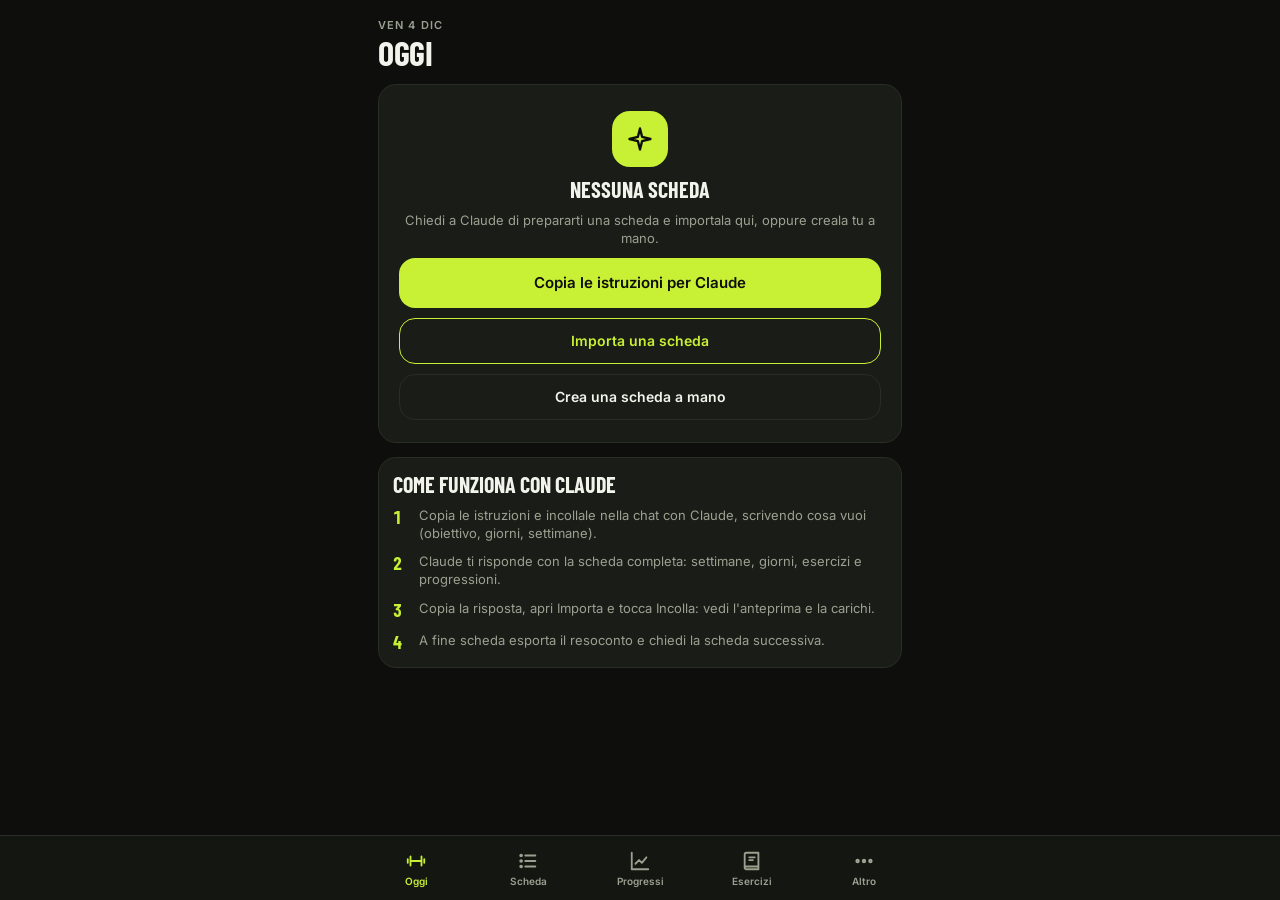
<file: index.html>
<!doctype html>
<html lang="it" data-theme="A">
<head>
<meta charset="utf-8">
<meta name="viewport" content="width=device-width, initial-scale=1, viewport-fit=cover, maximum-scale=1, user-scalable=no">
<title>Forge</title>
<meta name="description" content="Schede di allenamento con progressioni, offline e senza account.">
<meta name="theme-color" content="#0E0F0C">
<meta name="apple-mobile-web-app-capable" content="yes">
<meta name="mobile-web-app-capable" content="yes">
<meta name="apple-mobile-web-app-status-bar-style" content="black-translucent">
<meta name="apple-mobile-web-app-title" content="Forge">
<meta name="format-detection" content="telephone=no">
<link rel="manifest" href="manifest.webmanifest">
<link rel="icon" href="icon-192.png">
<link rel="apple-touch-icon" href="apple-touch-icon.png">
<link rel="stylesheet" href="style.css?v=5">
</head>
<body>
<div id="app"></div>
<noscript>Per usare Forge attiva JavaScript.</noscript>
<script src="logic.js?v=5"></script>
<script src="ui.js?v=5"></script>
<script src="screens.js?v=5"></script>
</body>
</html>
</file>
<file: style.css>
/* Forge Web — stile. I 4 temi sono gli stessi della versione Android. */
@font-face { font-family: 'Barlow Condensed'; src: url('fonts/barlow_cond_bold.ttf') format('truetype'); font-weight: 700; font-display: swap; }
@font-face { font-family: 'Inter'; src: url('fonts/inter_regular.ttf') format('truetype'); font-weight: 400; font-display: swap; }
@font-face { font-family: 'Inter'; src: url('fonts/inter_semibold.ttf') format('truetype'); font-weight: 600 700; font-display: swap; }
@font-face { font-family: 'Space Grotesk'; src: url('fonts/spacegrotesk_medium.ttf') format('truetype'); font-weight: 400 500; font-display: swap; }
@font-face { font-family: 'Space Grotesk'; src: url('fonts/spacegrotesk_bold.ttf') format('truetype'); font-weight: 600 800; font-display: swap; }
@font-face { font-family: 'IBM Plex Sans'; src: url('fonts/plexsans_regular.ttf') format('truetype'); font-weight: 400 500; font-display: swap; }
@font-face { font-family: 'IBM Plex Sans'; src: url('fonts/plexsans_semibold.ttf') format('truetype'); font-weight: 600; font-display: swap; }
@font-face { font-family: 'IBM Plex Sans'; src: url('fonts/plexsans_bold.ttf') format('truetype'); font-weight: 700 800; font-display: swap; }
@font-face { font-family: 'IBM Plex Mono'; src: url('fonts/plexmono_bold.ttf') format('truetype'); font-weight: 700; font-display: swap; }
@font-face { font-family: 'Jakarta'; src: url('fonts/jakarta_medium.ttf') format('truetype'); font-weight: 400 500; font-display: swap; }
@font-face { font-family: 'Jakarta'; src: url('fonts/jakarta_bold.ttf') format('truetype'); font-weight: 600 700; font-display: swap; }
@font-face { font-family: 'Jakarta'; src: url('fonts/jakarta_extrabold.ttf') format('truetype'); font-weight: 800 900; font-display: swap; }

:root, [data-theme="A"] {
  --bg: #0E0F0C; --surface: #1A1C17; --surface2: #262920; --line: #2A2D25; --text: #F2F4EC; --muted: #9BA191; --faint: #5A5F50;
  --accent: #C8F135; --accentText: #C8F135; --onAccent: #0E0F0C; --primary: #C8F135; --onPrimary: #0E0F0C;
  --good: #C8F135; --goodBg: #22261A; --goodText: #DCE6BE; --warn: #FFB547; --warnBg: #2B2416; --record: #C8F135; --recordBg: #22261A;
  --radius: 18px; --btnRadius: 16px; --navBg: #141611; --cardLine: #2A2D25; --inputBg: #0E0F0C;
  --head: 'Barlow Condensed', 'Arial Narrow', sans-serif; --body: 'Inter', -apple-system, system-ui, sans-serif; --num: 'Barlow Condensed', sans-serif;
  --headTransform: uppercase; --h1: 34px; --h2: 22px; --headWeight: 700;
}
[data-theme="B"] {
  --bg: #FBFAF7; --surface: #F1EEE7; --surface2: #E9E5DC; --line: #E3DFD6; --text: #111111; --muted: #6B675E; --faint: #9A958A;
  --accent: #FF4F1F; --accentText: #C2410C; --onAccent: #111111; --primary: #111111; --onPrimary: #FFFFFF;
  --good: #15803D; --goodBg: #E3F1E6; --goodText: #15803D; --warn: #C2410C; --warnBg: #FDE7DC; --record: #C2410C; --recordBg: #FDE7DC;
  --radius: 22px; --btnRadius: 999px; --navBg: #FBFAF7; --cardLine: transparent; --inputBg: #FFFFFF;
  --head: 'Space Grotesk', system-ui, sans-serif; --body: 'Space Grotesk', system-ui, sans-serif; --num: 'Space Grotesk', sans-serif;
  --headTransform: none; --h1: 30px; --h2: 18px; --headWeight: 700;
}
[data-theme="C"] {
  --bg: #0B1220; --surface: #121B2E; --surface2: #1A2540; --line: #1F2A44; --text: #E6ECF7; --muted: #8A97B2; --faint: #5D6A87;
  --accent: #4C8DFF; --accentText: #7AABFF; --onAccent: #05080F; --primary: #4C8DFF; --onPrimary: #05080F;
  --good: #7AABFF; --goodBg: #16233F; --goodText: #B8C6E3; --warn: #FFB547; --warnBg: #2A2312; --record: #FFB547; --recordBg: #1A1912;
  --radius: 12px; --btnRadius: 12px; --navBg: #0E1626; --cardLine: #1F2A44; --inputBg: #0B1220;
  --head: 'IBM Plex Sans', system-ui, sans-serif; --body: 'IBM Plex Sans', system-ui, sans-serif; --num: 'IBM Plex Mono', ui-monospace, monospace;
  --headTransform: none; --h1: 26px; --h2: 18px; --headWeight: 700;
}
[data-theme="D"] {
  --bg: #F3F1EC; --surface: #FFFFFF; --surface2: #EEF0FF; --line: #E6E1D7; --text: #1C1B22; --muted: #66626F; --faint: #A9A5B5;
  --accent: #4338CA; --accentText: #3730A3; --onAccent: #FFFFFF; --primary: #4338CA; --onPrimary: #FFFFFF;
  --good: #166534; --goodBg: #DCF2E4; --goodText: #166534; --warn: #9A3412; --warnBg: #FDE7D9; --record: #92400E; --recordBg: #FEF3C7;
  --radius: 24px; --btnRadius: 18px; --navBg: #1C1B22; --cardLine: transparent; --inputBg: #F3F1EC;
  --head: 'Jakarta', system-ui, sans-serif; --body: 'Jakarta', system-ui, sans-serif; --num: 'Jakarta', sans-serif;
  --headTransform: none; --h1: 28px; --h2: 18px; --headWeight: 800;
}

* { box-sizing: border-box; -webkit-tap-highlight-color: transparent; }
html, body { margin: 0; padding: 0; background: var(--bg); color: var(--text); font-family: var(--body); font-size: 15px; -webkit-text-size-adjust: 100%; }
body { min-height: 100vh; min-height: 100dvh; overscroll-behavior-y: none; }
button { font: inherit; color: inherit; border: 0; background: none; cursor: pointer; padding: 0; }
input, textarea, select { font: inherit; color: var(--text); }
#app { max-width: 560px; margin: 0 auto; min-height: 100vh; min-height: 100dvh; position: relative; }

/* pagina */
.page { padding: calc(18px + env(safe-area-inset-top)) 18px calc(100px + env(safe-area-inset-bottom)); display: flex; flex-direction: column; gap: 14px; }
[data-theme="D"] .page { padding-bottom: calc(120px + env(safe-area-inset-bottom)); }
.head { display: flex; align-items: center; gap: 10px; }
.titles { flex: 1; min-width: 0; display: flex; flex-direction: column; gap: 4px; }
.h1 { font-family: var(--head); font-weight: var(--headWeight); font-size: var(--h1); line-height: 1; text-transform: var(--headTransform); letter-spacing: -0.01em; margin: 0; overflow-wrap: anywhere; }
.h2 { font-family: var(--head); font-weight: var(--headWeight); font-size: var(--h2); line-height: 1.1; text-transform: var(--headTransform); margin: 0; }
[data-theme="B"] .h2, [data-theme="C"] .h2, [data-theme="D"] .h2 { font-family: var(--body); font-weight: 700; }
.over { font-size: 11px; font-weight: 600; letter-spacing: .1em; text-transform: uppercase; color: var(--muted); }
.small { font-size: 13px; color: var(--muted); line-height: 1.4; }
.tiny { font-size: 12px; color: var(--muted); line-height: 1.35; }
.faint { color: var(--faint); }
.bold { font-weight: 600; }
.num { font-family: var(--num); font-weight: 700; font-variant-numeric: tabular-nums; }
.accent { color: var(--accentText); }
.center { text-align: center; }
.row { display: flex; align-items: center; gap: 10px; }
.row.top { align-items: flex-start; }
.col { display: flex; flex-direction: column; gap: 8px; }
.grow { flex: 1; min-width: 0; }
.grid2 { display: grid; grid-template-columns: repeat(2, minmax(0, 1fr)); gap: 10px; }
.hscroll { display: flex; gap: 6px; overflow-x: auto; scrollbar-width: none; -webkit-overflow-scrolling: touch; padding-bottom: 2px; }
.hscroll::-webkit-scrollbar { display: none; }

.card { background: var(--surface); border: 1px solid var(--cardLine); border-radius: var(--radius); padding: 14px; display: flex; flex-direction: column; gap: 10px; }
.card.accentcard { background: var(--accent); color: var(--onAccent); border-color: transparent; }
.card.flat { padding: 0; overflow: hidden; gap: 0; }
.tap { cursor: pointer; transition: transform .08s, opacity .08s; }
.tap:active { transform: scale(.985); opacity: .85; }

/* pulsanti */
.btn { min-height: 50px; padding: 10px 16px; border-radius: var(--btnRadius); font-weight: 700; font-size: 15px; display: flex; align-items: center; justify-content: center; gap: 8px; width: 100%; text-align: center; transition: transform .08s, opacity .08s; }
.btn:active { transform: scale(.98); opacity: .85; }
.btn.primary { background: var(--primary); color: var(--onPrimary); }
.btn.secondary { background: var(--surface); color: var(--text); border: 1px solid var(--line); min-height: 46px; font-size: 14px; }
[data-theme="D"] .btn.secondary { border-color: transparent; }
.btn.outline { background: var(--surface); color: var(--accentText); border: 1px solid var(--accent); min-height: 46px; font-size: 14px; }
.btn.ghost { background: transparent; color: var(--muted); min-height: 40px; font-size: 14px; }
.btn.warn { background: var(--warn); color: #fff; }
.btn svg { width: 18px; height: 18px; flex: none; }
.ibtn { width: 44px; height: 44px; flex: none; border-radius: 14px; background: var(--surface); border: 1px solid var(--line); display: flex; align-items: center; justify-content: center; color: var(--text); }
[data-theme="D"] .ibtn { border-color: transparent; }
.ibtn.alt { background: var(--surface2); border-color: transparent; }
.ibtn.acc { background: var(--accent); color: var(--onAccent); border-color: transparent; }
.ibtn svg { width: 20px; height: 20px; }
.ibtn:active { opacity: .7; }

.chip { flex: none; padding: 7px 12px; min-height: 36px; border-radius: 999px; background: var(--surface2); color: var(--text); font-size: 13px; font-weight: 600; display: inline-flex; align-items: center; justify-content: center; white-space: nowrap; }
[data-theme="B"] .chip { background: var(--bg); border: 1px solid var(--text); }
.chip.on { background: var(--accent); color: var(--onAccent); border-color: transparent; }
.tag { flex: none; padding: 5px 10px; border-radius: 999px; background: var(--surface2); font-size: 12px; font-weight: 600; white-space: nowrap; }
[data-theme="B"] .tag { background: var(--bg); border: 1px solid var(--text); }
.tag.warn { background: var(--warnBg); color: var(--warn); border: 0; }
.tag.acc { background: var(--accent); color: var(--onAccent); border: 0; }
.tag.good { background: var(--goodBg); color: var(--good); border: 0; }

.progress { height: 8px; border-radius: 99px; background: var(--surface2); overflow: hidden; flex: 1; }
.progress > div { height: 100%; background: var(--accent); border-radius: 99px; }

/* elenchi */
.item { display: flex; align-items: center; gap: 12px; padding: 12px 14px; min-height: 60px; background: var(--surface); border: 1px solid var(--cardLine); border-radius: var(--radius); }
.item .ic { width: 40px; height: 40px; border-radius: 12px; background: var(--surface2); display: flex; align-items: center; justify-content: center; color: var(--accentText); flex: none; }
.item .ic svg { width: 20px; height: 20px; }
.item.sel { border-color: var(--accent); }
.chev { width: 18px; height: 18px; color: var(--muted); flex: none; }
.bignum { font-family: var(--num); font-weight: 700; font-size: 22px; min-width: 22px; color: var(--muted); }

/* campi */
.input, .area { width: 100%; padding: 10px 12px; min-height: 48px; border-radius: 12px; border: 1px solid var(--line); background: var(--inputBg); font-size: 16px; outline: none; }
.area { min-height: 120px; resize: vertical; font-size: 14px; line-height: 1.4; }
.input:focus, .area:focus { border-color: var(--accent); }
.field { display: flex; flex-direction: column; gap: 5px; }

/* barra in basso */
.nav { position: fixed; left: 0; right: 0; bottom: 0; z-index: 20; background: var(--navBg); border-top: 1px solid var(--line); padding-bottom: env(safe-area-inset-bottom); }
.nav-in { max-width: 560px; margin: 0 auto; display: flex; height: 64px; }
.nav button { flex: 1; display: flex; flex-direction: column; align-items: center; justify-content: center; gap: 3px; color: var(--muted); font-size: 10px; font-weight: 600; }
.nav button svg { width: 22px; height: 22px; }
.nav button.on { color: var(--accentText); }
[data-theme="B"] .nav button { font-size: 12px; justify-content: flex-start; padding-top: 0; }
[data-theme="B"] .nav button svg { display: none; }
[data-theme="B"] .nav button::before { content: ''; display: block; width: 36px; height: 3px; background: transparent; margin-bottom: 16px; }
[data-theme="B"] .nav button.on { color: var(--text); }
[data-theme="B"] .nav button.on::before { background: var(--accent); }
[data-theme="D"] .nav { left: 16px; right: 16px; bottom: calc(16px + env(safe-area-inset-bottom)); border-radius: 24px; border: 0; padding-bottom: 0; box-shadow: 0 8px 24px rgba(0,0,0,.2); max-width: 528px; margin: 0 auto; }
[data-theme="D"] .nav button span { display: none; }
[data-theme="D"] .nav button svg { width: 22px; height: 22px; padding: 13px; box-sizing: content-box; border-radius: 16px; color: #A9A5B5; }
[data-theme="D"] .nav button.on svg { background: var(--accent); color: #fff; }

/* allenamento */
.timer { border-radius: var(--radius); padding: 12px 12px 12px 14px; display: flex; align-items: center; gap: 14px; background: var(--accent); color: var(--onAccent); }
[data-theme="B"] .timer { background: var(--text); color: #fff; }
[data-theme="D"] .timer { background: var(--surface); color: var(--text); }
.timer .tt { font-family: var(--num); font-weight: 700; font-size: 40px; line-height: 1; }
.timer .tb { min-width: 48px; min-height: 44px; border-radius: 12px; font-weight: 700; font-size: 13px; background: rgba(0,0,0,.12); color: inherit; padding: 0 8px; }
.timer .tb.skip { background: var(--onAccent); color: var(--accent); }
[data-theme="B"] .timer .tb { background: #333; }
[data-theme="B"] .timer .tb.skip { background: var(--accent); color: #111; }
[data-theme="D"] .timer .tb { background: var(--bg); }
[data-theme="D"] .timer .tb.skip { background: var(--text); color: #fff; }
.timer.done { animation: flash .6s ease-in-out 3; }
@keyframes flash { 50% { filter: brightness(1.4); } }
.setrow { display: flex; align-items: center; gap: 8px; padding: 6px 6px 6px 8px; min-height: 48px; border-radius: 12px; }
.setrow.cur { background: var(--surface2); outline: 1.5px solid var(--accent); }
.setrow .n { font-family: var(--num); font-weight: 700; font-size: 17px; min-width: 24px; }
.check { width: 44px; height: 44px; flex: none; display: flex; align-items: center; justify-content: center; }
.check i { width: 22px; height: 22px; border-radius: 6px; border: 2px solid var(--faint); display: block; }
.check.cur i { border-color: var(--accent); }
.check svg { width: 22px; height: 22px; color: var(--accentText); }
.sug { display: flex; gap: 8px; align-items: center; padding: 9px 10px; border-radius: 12px; background: var(--goodBg); color: var(--goodText); font-size: 12px; line-height: 1.35; }
.sug svg { width: 18px; height: 18px; color: var(--good); flex: none; }
.notebox { padding: 8px 10px; border-radius: 12px; background: var(--surface2); font-size: 12px; line-height: 1.4; }

/* modali */
.modal-bg { position: fixed; inset: 0; z-index: 50; background: rgba(0,0,0,.5); display: flex; align-items: flex-end; justify-content: center; animation: fade .15s; }
@keyframes fade { from { opacity: 0; } }
.modal { width: 100%; max-width: 560px; max-height: 88vh; overflow-y: auto; background: var(--bg); border-radius: 22px 22px 0 0; padding: 18px 18px calc(18px + env(safe-area-inset-bottom)); display: flex; flex-direction: column; gap: 12px; animation: up .18s ease-out; }
@keyframes up { from { transform: translateY(30px); opacity: .5; } }
.modal .mt { font-family: var(--body); font-weight: 700; font-size: 18px; }
.modal .acts { display: flex; gap: 8px; margin-top: 4px; }
.modal .opt { text-align: left; padding: 14px; border-radius: 14px; background: var(--surface); font-weight: 600; width: 100%; }
.toast { position: fixed; left: 50%; bottom: calc(90px + env(safe-area-inset-bottom)); transform: translateX(-50%); z-index: 60; background: var(--text); color: var(--bg); padding: 10px 16px; border-radius: 14px; font-size: 14px; font-weight: 600; max-width: 90vw; text-align: center; animation: fade .2s; }

/* tabelle */
.tr { display: grid; grid-template-columns: 0.8fr 2fr 0.9fr 1.1fr; gap: 6px; padding: 9px 14px; align-items: center; border-top: 1px solid var(--line); font-size: 14px; }
.tr.h { font-size: 10px; font-weight: 700; letter-spacing: .06em; text-transform: uppercase; color: var(--muted); border-top: 0; }
.tr.hl { background: var(--goodBg); }
.tr.tap.hl { background: var(--surface2); }
.titles .over { white-space: nowrap; overflow: hidden; text-overflow: ellipsis; }
.head.acts2 .h1 { font-size: calc(var(--h1) * .8); }
.tr .r { text-align: right; }

/* calendario */
.cal { display: grid; grid-template-columns: repeat(7, minmax(0, 1fr)); gap: 4px; text-align: center; }
.cal .dw { font-size: 11px; font-weight: 700; color: var(--muted); padding-bottom: 4px; }
.cal .d { aspect-ratio: 1; display: flex; align-items: center; justify-content: center; border-radius: 50%; font-size: 12px; }
.cal .d.on { background: var(--accent); color: var(--onAccent); font-weight: 700; }
.cal .d.today { outline: 1.5px solid var(--accentText); }
.cal .d.fut { color: var(--faint); }

.seg { display: flex; gap: 4px; padding: 4px; border-radius: 14px; background: var(--surface); }
[data-theme="B"] .seg { background: var(--bg); border: 1px solid var(--line); }
.seg button { flex: 1; min-height: 40px; border-radius: 10px; color: var(--muted); font-size: 13px; white-space: nowrap; overflow: hidden; text-overflow: ellipsis; padding: 0 6px; }
.seg button.on { background: var(--accent); color: var(--onAccent); font-weight: 700; }

.empty { align-items: center; text-align: center; padding: 26px 20px 22px; }
.empty .eic { width: 56px; height: 56px; border-radius: 18px; background: var(--accent); color: var(--onAccent); display: flex; align-items: center; justify-content: center; }
.empty .eic svg { width: 28px; height: 28px; }
.wchip { flex: 1; min-width: 46px; min-height: 56px; border-radius: 12px; display: flex; flex-direction: column; align-items: center; justify-content: center; gap: 2px; border: 1px solid var(--line); }
.wchip.sel { background: var(--accent); color: var(--onAccent); border-color: transparent; }
.wchip.done { background: var(--surface2); color: var(--muted); border-color: transparent; }
.wchip.deload { border-style: dashed; border-color: var(--faint); }
.wchip .s { font-size: 9px; font-weight: 700; }
.wchip svg { width: 12px; height: 12px; }
.switch { width: 52px; height: 30px; border-radius: 99px; background: var(--surface2); border: 1px solid var(--line); position: relative; flex: none; }
.switch::after { content: ''; position: absolute; top: 3px; left: 4px; width: 22px; height: 22px; border-radius: 50%; background: var(--muted); transition: left .15s; }
.switch.on { background: var(--accent); border-color: transparent; }
.switch.on::after { left: 25px; background: var(--onAccent); }
.theme-card { padding: 8px 8px 10px; border-radius: var(--radius); background: var(--surface); border: 1px solid var(--line); display: flex; flex-direction: column; gap: 6px; text-align: left; }
.theme-card.sel { border: 2px solid var(--accent); }
.theme-card svg { width: 100%; height: auto; display: block; }
pre.guide { white-space: pre-wrap; font-size: 11px; color: var(--muted); margin: 0; font-family: ui-monospace, Menlo, monospace; }
svg.chart { width: 100%; height: 150px; display: block; touch-action: pan-y; }
.reorder { -webkit-user-select: none; user-select: none; -webkit-touch-callout: none; transition: transform .12s ease; }
.reorder.drag { transition: none; position: relative; z-index: 30; box-shadow: 0 12px 30px rgba(0,0,0,.35); opacity: .96; }
body.dragging { touch-action: none; }
.hint { font-size: 12px; color: var(--faint); }
</file>
